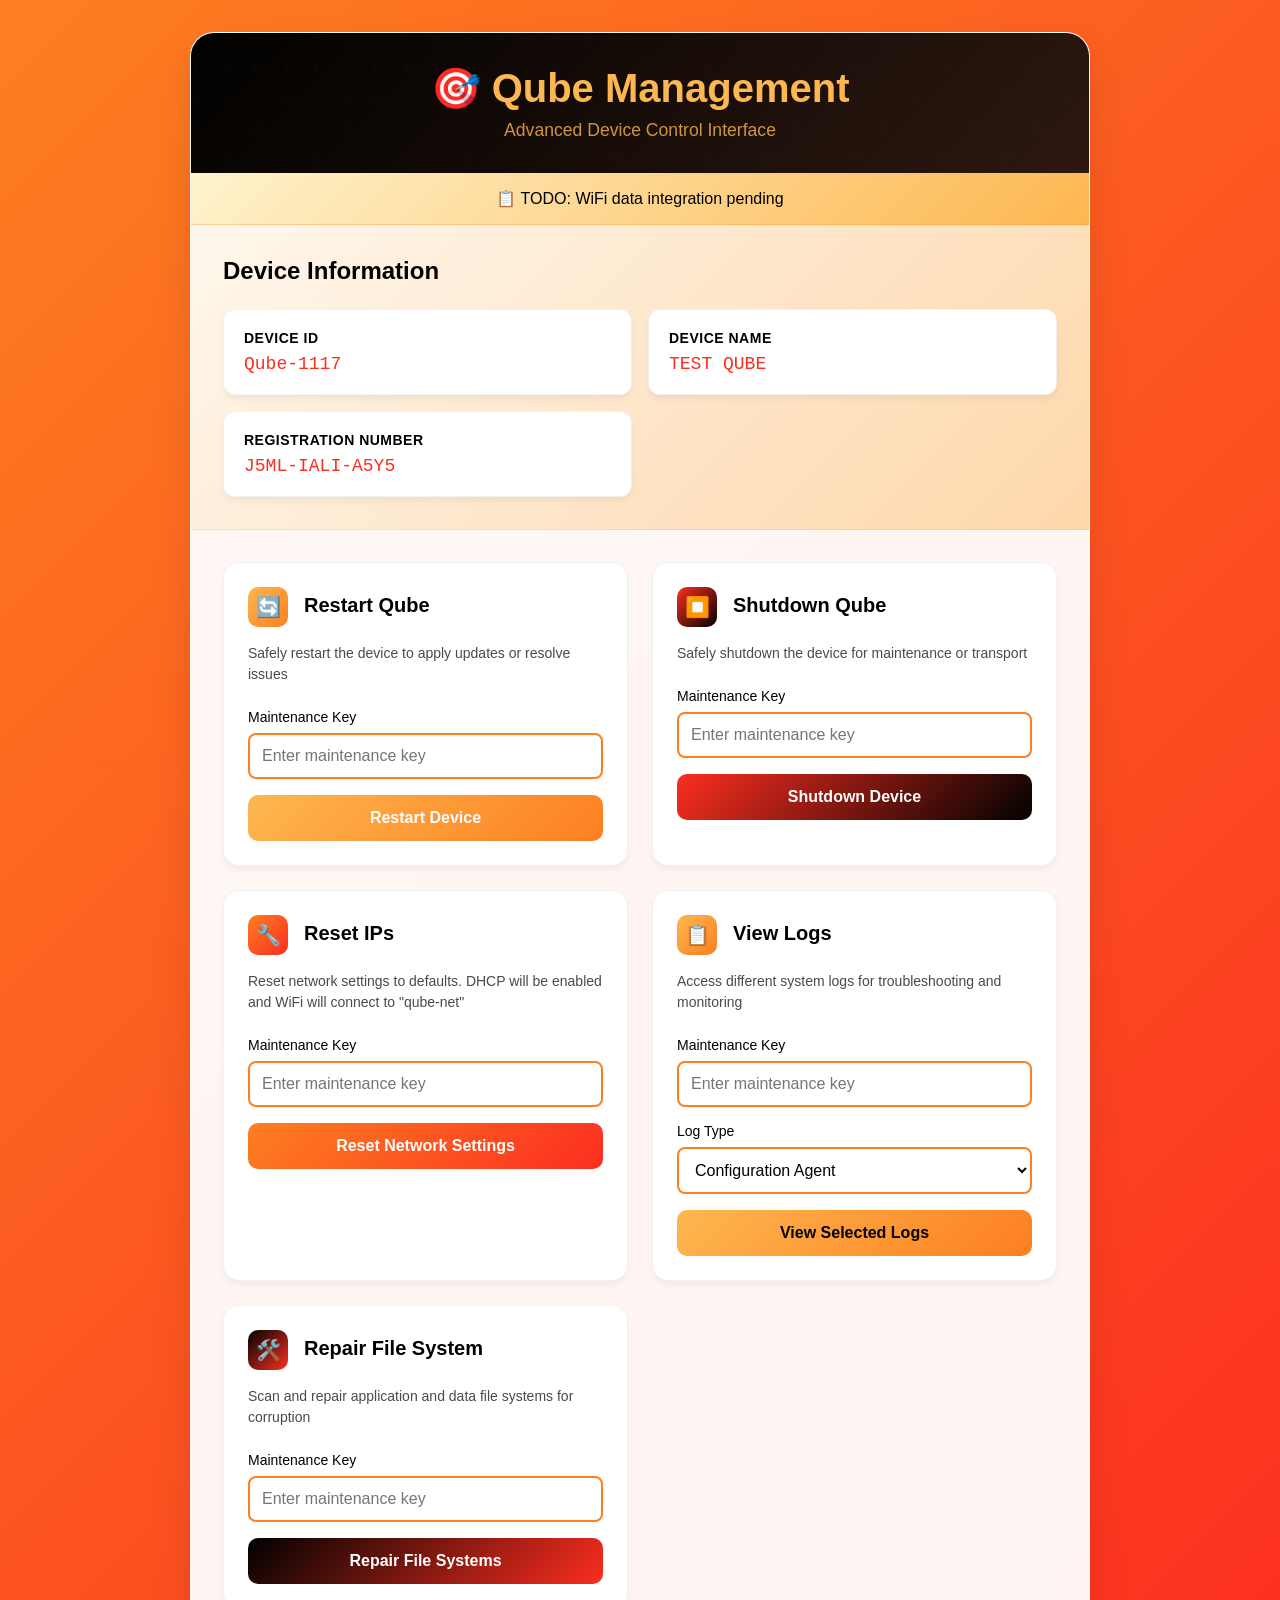
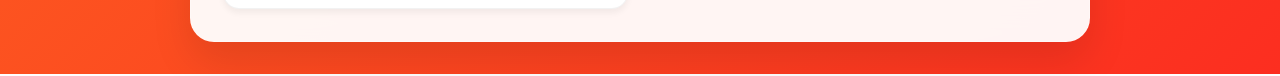
<file: conf-agent/html/index.html>
<!DOCTYPE html>
<html lang="en">
<head>
    <meta charset="UTF-8">
    <meta name="viewport" content="width=device-width, initial-scale=1.0">
    <title>Qube Management Interface</title>
    <style>
        * {
            margin: 0;
            padding: 0;
            box-sizing: border-box;
        }

        body {
            font-family: -apple-system, BlinkMacSystemFont, 'Segoe UI', Roboto, sans-serif;
            background: linear-gradient(135deg, #fd7f20 0%, #fc2e20 100%);
            min-height: 100vh;
            padding: 2rem;
            color: #010100;
        }

        .container {
            max-width: 900px;
            margin: 0 auto;
            background: rgba(255, 255, 255, 0.95);
            backdrop-filter: blur(20px);
            border-radius: 24px;
            box-shadow: 0 20px 40px rgba(0, 0, 0, 0.1);
            overflow: hidden;
            border: 1px solid rgba(255, 255, 255, 0.2);
        }

        .header {
            background: linear-gradient(135deg, #010100, #2d1810);
            color: #fdb750;
            padding: 2rem;
            text-align: center;
            position: relative;
            overflow: hidden;
        }

        .header::before {
            content: '';
            position: absolute;
            top: 0;
            left: 0;
            right: 0;
            bottom: 0;
            background: url("data:image/svg+xml,%3Csvg width='60' height='60' viewBox='0 0 60 60' xmlns='http://www.w3.org/2000/svg'%3E%3Cg fill='none' fill-rule='evenodd'%3E%3Cg fill='%23ffffff' fill-opacity='0.1'%3E%3Cpath d='m36 34v-4h-2v4h-4v2h4v4h2v-4h4v-2h-4zm0-30V0h-2v4h-4v2h4v4h2V6h4V4h-4zM6 34v-4H4v4H0v2h4v4h2v-4h4v-2H6zM6 4V0H4v4H0v2h4v4h2V6h4V4H6z'/%3E%3C/g%3E%3C/g%3E%3C/svg%3E") repeat;
            opacity: 0.1;
        }

        .header h1 {
            font-size: 2.5rem;
            font-weight: 700;
            margin-bottom: 0.5rem;
            position: relative;
        }

        .header .subtitle {
            opacity: 0.8;
            font-size: 1.1rem;
            position: relative;
        }

        .device-info {
            padding: 2rem;
            background: linear-gradient(135deg, #fef7ed, #fed7aa);
            border-bottom: 1px solid rgba(253, 127, 32, 0.2);
        }

        .device-info h2 {
            font-size: 1.5rem;
            margin-bottom: 1.5rem;
            color: #010100;
        }

        .info-grid {
            display: grid;
            grid-template-columns: repeat(auto-fit, minmax(280px, 1fr));
            gap: 1rem;
        }

        .info-card {
            background: white;
            padding: 1.25rem;
            border-radius: 12px;
            box-shadow: 0 4px 6px rgba(0, 0, 0, 0.05);
            border: 1px solid rgba(0, 0, 0, 0.05);
            transition: transform 0.2s ease, box-shadow 0.2s ease;
        }

        .info-card:hover {
            transform: translateY(-2px);
            box-shadow: 0 8px 25px rgba(0, 0, 0, 0.1);
        }

        .info-label {
            font-weight: 600;
            color: #010100;
            font-size: 0.875rem;
            text-transform: uppercase;
            letter-spacing: 0.5px;
            margin-bottom: 0.5rem;
        }

        .info-value {
            font-size: 1.125rem;
            font-weight: 500;
            color: #fc2e20;
            font-family: 'Monaco', 'Consolas', monospace;
        }

        .actions-container {
            padding: 2rem;
        }

        .actions-grid {
            display: grid;
            grid-template-columns: repeat(auto-fit, minmax(320px, 1fr));
            gap: 1.5rem;
        }

        .action-card {
            background: white;
            border-radius: 16px;
            padding: 1.5rem;
            box-shadow: 0 4px 6px rgba(0, 0, 0, 0.05);
            border: 1px solid rgba(0, 0, 0, 0.05);
            transition: all 0.3s ease;
        }

        .action-card:hover {
            transform: translateY(-4px);
            box-shadow: 0 12px 30px rgba(0, 0, 0, 0.1);
        }

        .action-header {
            display: flex;
            align-items: center;
            margin-bottom: 1rem;
        }

        .action-icon {
            width: 40px;
            height: 40px;
            border-radius: 10px;
            display: flex;
            align-items: center;
            justify-content: center;
            margin-right: 1rem;
            font-size: 1.25rem;
        }

        .restart .action-icon { background: linear-gradient(135deg, #fdb750, #fd7f20); }
        .shutdown .action-icon { background: linear-gradient(135deg, #fc2e20, #010100); }
        .reset .action-icon { background: linear-gradient(135deg, #fd7f20, #fc2e20); }
        .logs .action-icon { background: linear-gradient(135deg, #fdb750, #fd7f20); }
        .repair .action-icon { background: linear-gradient(135deg, #010100, #fc2e20); }

        .action-title {
            font-size: 1.25rem;
            font-weight: 600;
            color: #010100;
            margin-bottom: 0.25rem;
        }

        .action-description {
            color: #4a4a4a;
            font-size: 0.875rem;
            margin-bottom: 1.5rem;
            line-height: 1.5;
        }

        .form-group {
            margin-bottom: 1rem;
        }

        .form-label {
            display: block;
            font-weight: 500;
            color: #010100;
            margin-bottom: 0.5rem;
            font-size: 0.875rem;
        }

        .form-input, .form-select {
            width: 100%;
            padding: 0.75rem;
            border: 2px solid #fd7f20;
            border-radius: 8px;
            font-size: 1rem;
            transition: all 0.2s ease;
            background: white;
            color: #010100;
        }

        .form-input:focus, .form-select:focus {
            outline: none;
            border-color: #fc2e20;
            box-shadow: 0 0 0 3px rgba(252, 46, 32, 0.2);
        }

        .btn {
            width: 100%;
            padding: 0.875rem 1.5rem;
            border: none;
            border-radius: 10px;
            font-weight: 600;
            font-size: 1rem;
            cursor: pointer;
            transition: all 0.2s ease;
            position: relative;
            overflow: hidden;
        }

        .btn:hover {
            transform: translateY(-1px);
            box-shadow: 0 8px 20px rgba(0, 0, 0, 0.15);
        }

        .btn:active {
            transform: translateY(0);
        }

        .btn-restart { background: linear-gradient(135deg, #fdb750, #fd7f20); color: white; }
        .btn-shutdown { background: linear-gradient(135deg, #fc2e20, #010100); color: white; }
        .btn-reset { background: linear-gradient(135deg, #fd7f20, #fc2e20); color: white; }
        .btn-logs { background: linear-gradient(135deg, #fdb750, #fd7f20); color: #010100; }
        .btn-repair { background: linear-gradient(135deg, #010100, #fc2e20); color: white; }

        .todo-banner {
            background: linear-gradient(135deg, #fef3cd, #fdb750);
            color: #010100;
            padding: 1rem 2rem;
            text-align: center;
            font-weight: 500;
            border-bottom: 1px solid rgba(253, 127, 32, 0.3);
        }

        @keyframes pulse {
            0%, 100% { opacity: 1; }
            50% { opacity: 0.7; }
        }

        .pulse {
            animation: pulse 2s infinite;
        }

        @media (max-width: 768px) {
            body { padding: 1rem; }
            .container { border-radius: 16px; }
            .header { padding: 1.5rem; }
            .header h1 { font-size: 2rem; }
            .device-info, .actions-container { padding: 1.5rem; }
            .actions-grid { grid-template-columns: 1fr; }
        }
    </style>
</head>
<body>
    <div class="container">
        <div class="header">
            <h1>🎯 Qube Management</h1>
            <p class="subtitle">Advanced Device Control Interface</p>
        </div>

        <div class="todo-banner pulse">
            📋 TODO: WiFi data integration pending
        </div>

        <div class="device-info">
            <h2>Device Information</h2>
            <div class="info-grid">
                <div class="info-card">
                    <div class="info-label">Device ID</div>
                    <div class="info-value">Qube-1117</div>
                </div>
                <div class="info-card">
                    <div class="info-label">Device Name</div>
                    <div class="info-value">TEST QUBE</div>
                </div>
                <div class="info-card">
                    <div class="info-label">Registration Number</div>
                    <div class="info-value">J5ML-IALI-A5Y5</div>
                </div>
            </div>
        </div>

        <div class="actions-container">
            <div class="actions-grid">
                <div class="action-card restart">
                    <div class="action-header">
                        <div class="action-icon">🔄</div>
                        <div>
                            <div class="action-title">Restart Qube</div>
                        </div>
                    </div>
                    <div class="action-description">
                        Safely restart the device to apply updates or resolve issues
                    </div>
                    <form action="/reboot" onsubmit="return confirm('Are you sure you want to restart the device?');">
                        <div class="form-group">
                            <label class="form-label" for="mtnKey1">Maintenance Key</label>
                            <input type="text" id="mtnKey1" name="mtnKey" class="form-input" placeholder="Enter maintenance key">
                        </div>
                        <button type="submit" class="btn btn-restart">Restart Device</button>
                    </form>
                </div>

                <div class="action-card shutdown">
                    <div class="action-header">
                        <div class="action-icon">⏹️</div>
                        <div>
                            <div class="action-title">Shutdown Qube</div>
                        </div>
                    </div>
                    <div class="action-description">
                        Safely shutdown the device for maintenance or transport
                    </div>
                    <form action="/shutdown" onsubmit="return confirm('Are you sure you want to shutdown the device?');">
                        <div class="form-group">
                            <label class="form-label" for="mtnKey2">Maintenance Key</label>
                            <input type="text" id="mtnKey2" name="mtnKey" class="form-input" placeholder="Enter maintenance key">
                        </div>
                        <button type="submit" class="btn btn-shutdown">Shutdown Device</button>
                    </form>
                </div>

                <div class="action-card reset">
                    <div class="action-header">
                        <div class="action-icon">🔧</div>
                        <div>
                            <div class="action-title">Reset IPs</div>
                        </div>
                    </div>
                    <div class="action-description">
                        Reset network settings to defaults. DHCP will be enabled and WiFi will connect to "qube-net"
                    </div>
                    <form action="/reset-ips" onsubmit="return confirm('Are you sure you want to reset IPs?');">
                        <div class="form-group">
                            <label class="form-label" for="mtnKey3">Maintenance Key</label>
                            <input type="text" id="mtnKey3" name="mtnKey" class="form-input" placeholder="Enter maintenance key">
                        </div>
                        <button type="submit" class="btn btn-reset">Reset Network Settings</button>
                    </form>
                </div>

                <div class="action-card logs">
                    <div class="action-header">
                        <div class="action-icon">📋</div>
                        <div>
                            <div class="action-title">View Logs</div>
                        </div>
                    </div>
                    <div class="action-description">
                        Access different system logs for troubleshooting and monitoring
                    </div>
                    <form action="/logs">
                        <div class="form-group">
                            <label class="form-label" for="mtnKey4">Maintenance Key</label>
                            <input type="text" id="mtnKey4" name="mtnKey" class="form-input" placeholder="Enter maintenance key">
                        </div>
                        <div class="form-group">
                            <label class="form-label" for="logType">Log Type</label>
                            <select name="logType" id="logType" class="form-select">
                                <option value="conf-agent">Configuration Agent</option>
                                <option value="docker">Docker Service</option>
                                <option value="container">Container Logs</option>
                            </select>
                        </div>
                        <button type="submit" class="btn btn-logs">View Selected Logs</button>
                    </form>
                </div>

                <div class="action-card repair">
                    <div class="action-header">
                        <div class="action-icon">🛠️</div>
                        <div>
                            <div class="action-title">Repair File System</div>
                        </div>
                    </div>
                    <div class="action-description">
                        Scan and repair application and data file systems for corruption
                    </div>
                    <form action="/repair" onsubmit="return confirm('Are you sure you want to repair file systems?');">
                        <div class="form-group">
                            <label class="form-label" for="mtnKey5">Maintenance Key</label>
                            <input type="text" id="mtnKey5" name="mtnKey" class="form-input" placeholder="Enter maintenance key">
                        </div>
                        <button type="submit" class="btn btn-repair">Repair File Systems</button>
                    </form>
                </div>
            </div>
        </div>
    </div>

    <script>
        // Add subtle interactions
        document.querySelectorAll('.action-card').forEach(card => {
            card.addEventListener('mouseenter', function() {
                this.style.transform = 'translateY(-4px) scale(1.02)';
            });
            
            card.addEventListener('mouseleave', function() {
                this.style.transform = 'translateY(0) scale(1)';
            });
        });

        // Add loading state to buttons
        document.querySelectorAll('.btn').forEach(btn => {
            btn.addEventListener('click', function() {
                if (this.form.checkValidity()) {
                    this.innerHTML = '⏳ Processing...';
                    this.disabled = true;
                }
            });
        });

        // Add focus effects to inputs
        document.querySelectorAll('.form-input, .form-select').forEach(input => {
            input.addEventListener('focus', function() {
                this.parentElement.style.transform = 'scale(1.02)';
            });
            
            input.addEventListener('blur', function() {
                this.parentElement.style.transform = 'scale(1)';
            });
        });
    </script>
</body>
</html>
</file>
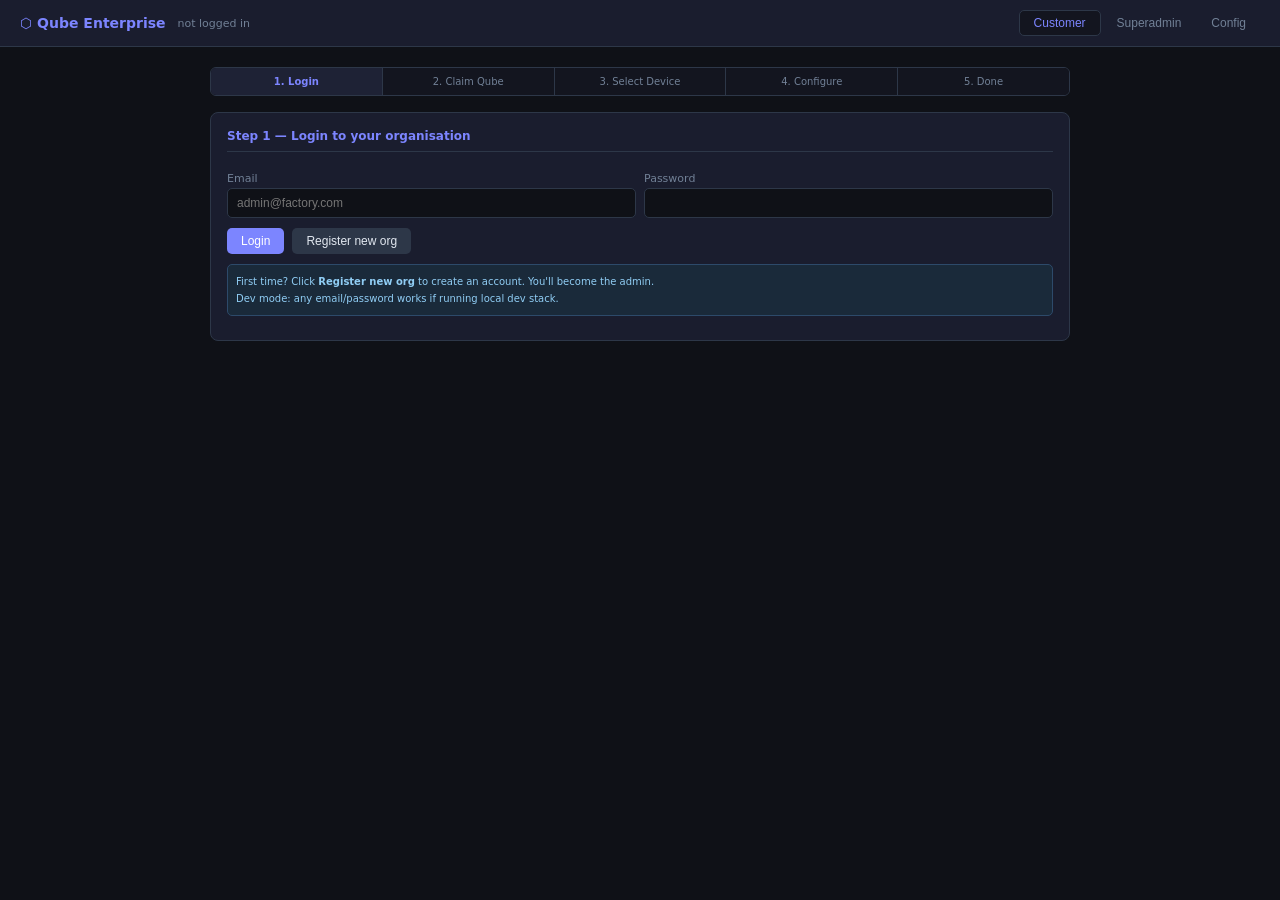
<file: test-ui/qube-ui.html>
<!DOCTYPE html>
<html lang="en">
<head>
<meta charset="UTF-8">
<title>Qube Enterprise</title>
<style>
*{box-sizing:border-box;margin:0;padding:0}
:root{--bg:#0f1117;--bg2:#1a1d2e;--bg3:#13151f;--border:#2d3748;--text:#e2e8f0;--muted:#718096;--accent:#7c85ff;--green:#48bb78;--red:#fc8181;--yellow:#ecc94b}
body{font-family:system-ui,sans-serif;background:var(--bg);color:var(--text);min-height:100vh;font-size:13px}
header{background:var(--bg2);border-bottom:1px solid var(--border);padding:10px 20px;display:flex;align-items:center;gap:12px}
header h1{font-size:14px;font-weight:600;color:var(--accent)}
.tabs{display:flex;gap:2px;margin-left:auto}
.tab{padding:5px 14px;border-radius:5px;border:none;cursor:pointer;font-size:12px;background:none;color:var(--muted);transition:.15s}
.tab.active{background:var(--bg3);color:var(--accent);border:1px solid var(--border)}
.tab:hover:not(.active){color:var(--text)}
.view{display:none;padding:20px;max-width:900px;margin:0 auto}
.view.active{display:block}
.card{background:var(--bg2);border:1px solid var(--border);border-radius:8px;padding:16px;margin-bottom:14px}
.card h2{font-size:12px;font-weight:600;color:var(--accent);margin-bottom:12px;padding-bottom:8px;border-bottom:1px solid var(--border);display:flex;align-items:center;justify-content:space-between}
label{display:block;font-size:11px;color:var(--muted);margin:8px 0 3px}
input,select,textarea{width:100%;padding:7px 9px;background:var(--bg);border:1px solid var(--border);border-radius:5px;color:var(--text);font-size:12px;outline:none}
input:focus,select:focus,textarea:focus{border-color:var(--accent)}
textarea{font-family:monospace;font-size:11px;resize:vertical}
.btn{padding:6px 14px;border-radius:5px;border:none;cursor:pointer;font-size:12px;font-weight:500}
.btn:hover{opacity:.85}
.btn-p{background:var(--accent);color:#fff}
.btn-g{background:var(--border);color:var(--text)}
.btn-d{background:#c53030;color:#fff}
.btn-s{padding:4px 9px;font-size:11px}
.row{display:flex;gap:8px;align-items:flex-end;flex-wrap:wrap}
.f{flex:1;min-width:120px}
pre{background:#0a0c12;border:1px solid var(--border);border-radius:5px;padding:10px;font-size:10px;overflow:auto;color:#a0aec0;max-height:280px;white-space:pre-wrap;word-break:break-all;margin-top:8px}
.ok{background:#1a3a2a;color:var(--green);border:1px solid #2f855a;padding:8px 12px;border-radius:5px;font-size:11px;margin-top:6px}
.err{background:#3a1a1a;color:var(--red);border:1px solid #c53030;padding:8px 12px;border-radius:5px;font-size:11px;margin-top:6px}
.badge{display:inline-block;padding:2px 8px;border-radius:10px;font-size:10px;font-weight:600}
.b-blue{background:#1a2a4a;color:#63b3ed}
.b-green{background:#1a3a2a;color:var(--green)}
.b-grey{background:var(--border);color:var(--muted)}
.b-purple{background:#2d2050;color:#b794f4}
.b-yellow{background:#3a2a0a;color:var(--yellow)}
.item{background:var(--bg3);border:1px solid var(--border);border-radius:6px;padding:10px 12px;margin-bottom:6px;display:flex;gap:10px;align-items:center}
.item-id{font-size:10px;font-weight:700;color:var(--accent);min-width:80px;word-break:break-all}
.item-info{flex:1}
.item-info small{color:var(--muted);font-size:10px;display:block;margin-top:2px}
.actions{display:flex;gap:4px;flex-shrink:0}
.step{display:flex;align-items:center;gap:8px;padding:8px 0;border-bottom:1px solid var(--border)}
.step:last-child{border-bottom:none}
.step-num{width:22px;height:22px;border-radius:50%;background:var(--accent);color:#fff;font-size:10px;font-weight:700;display:flex;align-items:center;justify-content:center;flex-shrink:0}
.step-num.done{background:#2f855a}
.step-num.active{background:var(--accent)}
.step-num.wait{background:var(--border);color:var(--muted)}
.step-content{flex:1}
.step-label{font-size:11px;font-weight:600;color:var(--text)}
.step-desc{font-size:10px;color:var(--muted);margin-top:2px}
.hint{background:#1a2a3a;border:1px solid #2d4a6a;border-radius:5px;padding:8px;font-size:10px;color:#90cdf4;margin:8px 0;line-height:1.7}
.proto-fields{background:#0a0c12;border:1px solid var(--border);border-radius:5px;padding:10px;margin:8px 0}
.proto-fields h4{font-size:10px;color:var(--muted);margin-bottom:6px}
.reg-table{width:100%;font-size:10px;margin-top:6px}
.reg-table th{text-align:left;padding:4px 6px;background:#0a0c12;color:var(--muted);border-bottom:1px solid var(--border)}
.reg-table td{padding:4px 6px;border-bottom:1px solid var(--bg2);color:#a0aec0}
.reg-table tr:last-child td{border-bottom:none}
.tmpl-card{background:var(--bg3);border:1px solid var(--border);border-radius:6px;padding:10px;margin-bottom:8px;cursor:pointer;transition:.15s}
.tmpl-card:hover,.tmpl-card.selected{border-color:var(--accent);background:#1e2235}
.tmpl-card.selected .tmpl-name{color:var(--accent)}
.tmpl-name{font-size:12px;font-weight:600;color:var(--text);margin-bottom:4px}
.tmpl-desc{font-size:10px;color:var(--muted)}
.split{display:grid;grid-template-columns:280px 1fr;gap:14px}
.flow-bar{display:flex;gap:0;margin-bottom:16px;border:1px solid var(--border);border-radius:6px;overflow:hidden}
.flow-step{flex:1;padding:8px 6px;text-align:center;font-size:10px;color:var(--muted);background:var(--bg3);border-right:1px solid var(--border);cursor:default}
.flow-step:last-child{border-right:none}
.flow-step.done{background:#1a3a2a;color:var(--green)}
.flow-step.current{background:#1e2235;color:var(--accent);font-weight:600}
</style>
</head>
<body>
<header>
  <h1>⬡ Qube Enterprise</h1>
  <span id="auth-label" style="font-size:11px;color:var(--muted)">not logged in</span>
  <div class="tabs" style="margin-left:auto">
    <button class="tab active" onclick="switchView('customer',this)">Customer</button>
    <button class="tab" onclick="switchView('superadmin',this)">Superadmin</button>
    <button class="tab" onclick="switchView('config',this)">Config</button>
  </div>
</header>

<!-- CONFIG -->
<div id="view-config" class="view">
  <div class="card">
    <h2>API Connection</h2>
    <label>Cloud API Base URL</label>
    <input id="cfg-url" value="http://localhost:8080">
    <div style="margin-top:10px;display:flex;gap:8px">
      <button class="btn btn-p" onclick="testConn()">Test Connection</button>
    </div>
    <div id="cfg-msg"></div>
  </div>
</div>

<!-- CUSTOMER VIEW -->
<div id="view-customer" class="view active">
  <div class="flow-bar">
    <div class="flow-step current" id="fs-1">1. Login</div>
    <div class="flow-step" id="fs-2">2. Claim Qube</div>
    <div class="flow-step" id="fs-3">3. Select Device</div>
    <div class="flow-step" id="fs-4">4. Configure</div>
    <div class="flow-step" id="fs-5">5. Done</div>
  </div>

  <!-- Step 1: Login -->
  <div id="cust-step-1" class="card">
    <h2>Step 1 — Login to your organisation</h2>
    <div class="row">
      <div class="f"><label>Email</label><input id="c-email" type="email" placeholder="admin@factory.com"></div>
      <div class="f"><label>Password</label><input id="c-pw" type="password"></div>
    </div>
    <div style="margin-top:10px;display:flex;gap:8px">
      <button class="btn btn-p" onclick="custLogin()">Login</button>
      <button class="btn btn-g" onclick="custRegister()">Register new org</button>
    </div>
    <div id="c-login-msg"></div>
    <div class="hint" style="margin-top:10px">
      First time? Click <b>Register new org</b> to create an account. You'll become the admin.<br>
      Dev mode: any email/password works if running local dev stack.
    </div>
  </div>

  <!-- Step 2: Claim Qube -->
  <div id="cust-step-2" class="card" style="display:none">
    <h2>Step 2 — Claim your Qube device</h2>
    <div id="claimed-qubes-list" style="margin-bottom:10px"></div>
    <label>Register key (from the box or device data file)</label>
    <div class="row">
      <div class="f"><input id="c-regkey" placeholder="e.g. TEST-Q1001-REG"></div>
      <button class="btn btn-p" onclick="custClaim()">Claim Device</button>
    </div>
    <div id="c-claim-msg"></div>
    <div class="hint">
      The register key is printed on the device or in your device data file (/boot/mit.txt).<br>
      For dev: use <b>TEST-Q1001-REG</b> through <b>TEST-Q1020-REG</b>
    </div>
  </div>

  <!-- Step 3: Select Device from Catalog -->
  <div id="cust-step-3" class="card" style="display:none">
    <h2>Step 3 — Select device from catalog</h2>
    <div class="row" style="margin-bottom:10px">
      <div class="f">
        <label>Filter by protocol</label>
        <select id="c-proto-filter" onchange="filterTemplates()">
          <option value="">All protocols</option>
          <option value="modbus_tcp">Modbus TCP</option>
          <option value="mqtt">MQTT</option>
          <option value="opcua">OPC-UA</option>
          <option value="snmp">SNMP</option>
        </select>
      </div>
      <div class="f">
        <label>Search</label>
        <input id="c-tmpl-search" oninput="filterTemplates()" placeholder="e.g. Schneider, UPS...">
      </div>
    </div>
    <div id="c-catalog"></div>
  </div>

  <!-- Step 4: Configure Gateway + Sensor -->
  <div id="cust-step-4" class="card" style="display:none">
    <h2>Step 4 — Configure and add to Qube</h2>
    <div class="split">
      <div>
        <div style="font-size:11px;color:var(--muted);margin-bottom:6px">Selected device</div>
        <div id="c-selected-tmpl" class="tmpl-card selected"></div>
        <div id="c-tmpl-registers" class="proto-fields"></div>
      </div>
      <div>
        <label>Which Qube to add to</label>
        <select id="c-target-qube"></select>
        <label>Gateway name (your label for this connection)</label>
        <input id="c-gw-name" placeholder="e.g. Panel_A, UPS_Room1">
        <div id="c-proto-fields"></div>
        <label>Sensor name</label>
        <input id="c-sensor-name" placeholder="e.g. Main_Meter, UPS_Battery">
        <div id="c-addr-params-wrap">
          <label>Address params (auto-filled, edit if needed)</label>
          <textarea id="c-addr-params" style="height:55px">{"unit_id": 1}</textarea>
        </div>
        <label>Tags (optional, for grouping in dashboards)</label>
        <textarea id="c-tags" style="height:40px">{"location": ""}</textarea>
        <div style="margin-top:12px;display:flex;gap:8px">
          <button class="btn btn-p" onclick="custAddGatewaySensor()">Add to Qube</button>
          <button class="btn btn-g" onclick="showStep(3)">← Back</button>
        </div>
        <div id="c-add-msg"></div>
      </div>
    </div>
  </div>

  <!-- Step 5: Done -->
  <div id="cust-step-5" class="card" style="display:none">
    <h2>Step 5 — Done!</h2>
    <div id="c-done-info"></div>
    <div class="hint" style="margin-top:10px">
      <b>What happens next:</b><br>
      The conf-agent on your Qube polls every 30 seconds. It will detect the config change, download the new docker-compose.yml and config.csv, and start the gateway container automatically.<br><br>
      Data will start appearing in ~2 minutes once the gateway begins polling your device.
    </div>
    <div style="margin-top:10px;display:flex;gap:8px">
      <button class="btn btn-p" onclick="showStep(3)">Add another device</button>
      <button class="btn btn-g" onclick="viewSensors()">View my sensors</button>
    </div>
  </div>

  <!-- Sensors overview (appears after done) -->
  <div id="cust-sensors-card" class="card" style="display:none">
    <h2>My sensors <button class="btn btn-g btn-s" onclick="loadMySensors()">Refresh</button></h2>
    <div id="cust-sensors-list"></div>
  </div>
</div>

<!-- SUPERADMIN VIEW -->
<div id="view-superadmin" class="view">
  <div class="card">
    <h2>Superadmin Login</h2>
    <div class="row">
      <div class="f"><label>Email</label><input id="sa-email" value="iotteam@internal.local"></div>
      <div class="f"><label>Password</label><input id="sa-pw" type="password" value="iotteam2024"></div>
    </div>
    <div style="margin-top:8px"><button class="btn btn-p" onclick="saLogin()">Login as Superadmin</button></div>
    <div id="sa-login-msg"></div>
  </div>

  <div id="sa-main" style="display:none">
    <!-- Template list -->
    <div class="card">
      <h2>
        Device Catalog — Templates
        <div style="display:flex;gap:6px">
          <select id="sa-proto-filter" onchange="saLoadTemplates()" style="width:130px">
            <option value="">All protocols</option>
            <option value="modbus_tcp">Modbus TCP</option>
            <option value="mqtt">MQTT</option>
            <option value="opcua">OPC-UA</option>
            <option value="snmp">SNMP</option>
          </select>
          <button class="btn btn-g btn-s" onclick="saLoadTemplates()">Refresh</button>
        </div>
      </h2>
      <div id="sa-tmpl-list"></div>
    </div>

    <!-- Add / Edit template -->
    <div class="card">
      <h2 id="sa-form-title">Add New Template <button class="btn btn-g btn-s" onclick="saClearForm()">Clear</button></h2>
      <div class="row">
        <div class="f"><label>Name</label><input id="sa-name" placeholder="Schneider PM5100"></div>
        <div class="f">
          <label>Protocol</label>
          <select id="sa-proto" onchange="saUpdateConfigTemplate()">
            <option value="modbus_tcp">Modbus TCP</option>
            <option value="mqtt">MQTT</option>
            <option value="opcua">OPC-UA</option>
            <option value="snmp">SNMP</option>
          </select>
        </div>
      </div>
      <label>Description</label>
      <input id="sa-desc" placeholder="Three-phase energy meter with active/reactive power">
      <label>config_json <span style="color:var(--muted);font-size:10px">— register map / OID list / topics</span></label>
      <textarea id="sa-cfg" style="height:160px"></textarea>
      <label>influx_fields_json <span style="color:var(--muted);font-size:10px">— display labels and units for dashboard</span></label>
      <textarea id="sa-fields" style="height:80px"></textarea>
      <div style="margin-top:10px;display:flex;gap:8px">
        <button class="btn btn-p" onclick="saSaveTemplate()">Save Template</button>
        <button class="btn btn-g" onclick="saPreviewTemplate()">Preview CSV</button>
      </div>
      <div id="sa-form-msg"></div>
      <div id="sa-preview"></div>
    </div>

    <!-- Register editor (shown when editing) -->
    <div id="sa-reg-editor" class="card" style="display:none">
      <h2>Edit Registers — <span id="sa-editing-name" style="color:var(--text)"></span></h2>
      <div class="hint">
        Use PATCH to add/update/delete individual registers without rewriting the whole template.
        This is the safe way to fix a single register address without touching others.
      </div>
      <div id="sa-reg-list" style="margin:10px 0"></div>
      <div style="margin-top:10px;border-top:1px solid var(--border);padding-top:10px">
        <div style="font-size:11px;font-weight:600;color:var(--muted);margin-bottom:6px">Add / Update register</div>
        <div class="row">
          <div class="f"><label>Address</label><input id="reg-addr" type="number" value="100"></div>
          <div class="f"><label>Type</label><select id="reg-type"><option>Holding</option><option>Input</option><option>Coil</option></select></div>
          <div class="f"><label>Data type</label><select id="reg-dtype"><option>uint16</option><option>int16</option><option>uint32</option><option>int32</option><option>float32</option></select></div>
          <div class="f"><label>Scale</label><input id="reg-scale" value="1.0"></div>
          <div class="f"><label>Field key</label><input id="reg-field" placeholder="active_power_w"></div>
          <div class="f"><label>Table</label><input id="reg-table" value="Measurements"></div>
        </div>
        <div style="margin-top:8px">
          <button class="btn btn-p" onclick="saPatchAddRegister()">Add Register</button>
        </div>
        <div id="sa-reg-msg"></div>
      </div>
    </div>
  </div>
</div>

<script>
let BASE='http://localhost:8080';
let CUST_TOKEN='',SA_TOKEN='';
let allTemplates=[],selectedTemplate=null,myQubes=[];
let editingTmplId=null,editingTmplName='';

function switchView(id,btn){
  document.querySelectorAll('.view').forEach(v=>v.classList.remove('active'));
  document.querySelectorAll('.tab').forEach(b=>b.classList.remove('active'));
  document.getElementById('view-'+id).classList.add('active');
  btn.classList.add('active');
}

async function api(method,path,body,token){
  try{
    const opts={method,headers:{'Content-Type':'application/json'}};
    const t=token||CUST_TOKEN;
    if(t)opts.headers['Authorization']='Bearer '+t;
    if(body)opts.body=JSON.stringify(body);
    const res=await fetch(BASE+path,opts);
    const data=await res.json().catch(()=>({}));
    return{ok:res.ok,status:res.status,data};
  }catch(e){return{ok:false,status:0,data:{error:e.message}};}
}

function msg(id,type,text){
  const el=document.getElementById(id);
  if(el)el.innerHTML=`<div class="${type==='ok'?'ok':'err'}" style="margin-top:6px">${text}</div>`;
}

function v(id){return document.getElementById(id)?.value||'';}

async function testConn(){
  BASE=v('cfg-url').replace(/\/$/,'');
  const r=await api('GET','/health','','');
  msg('cfg-msg',r.ok?'ok':'err',r.ok?'Connected: '+JSON.stringify(r.data):'Failed: '+r.data.error);
}

// ── CUSTOMER FLOW ──────────────────────────────────────────────────────────

function setFlowStep(n){
  for(let i=1;i<=5;i++){
    const el=document.getElementById('fs-'+i);
    if(i<n)el.className='flow-step done';
    else if(i===n)el.className='flow-step current';
    else el.className='flow-step';
  }
}

function showStep(n){
  for(let i=1;i<=5;i++){
    document.getElementById('cust-step-'+i).style.display=i===n?'block':'none';
  }
  setFlowStep(n);
  if(n===2)loadMyQubes();
  if(n===3)loadCatalog();
  if(n===4)populateQubeSelect();
}

async function custLogin(){
  BASE=document.getElementById('cfg-url')?.value.replace(/\/$/,'')||BASE;
  const r=await api('POST','/api/v1/auth/login',{email:v('c-email'),password:v('c-pw')},'');
  if(r.ok){
    CUST_TOKEN=r.data.token;
    document.getElementById('auth-label').textContent='✓ '+r.data.role+' — '+v('c-email');
    document.getElementById('auth-label').style.color='#48bb78';
    msg('c-login-msg','ok','Logged in as '+r.data.role);
    setTimeout(()=>showStep(2),500);
  }else msg('c-login-msg','err',r.data.error||'Login failed');
}

async function custRegister(){
  const org=prompt('Organisation name:');
  if(!org)return;
  const email=v('c-email'),pw=v('c-pw');
  if(!email||!pw){msg('c-login-msg','err','Fill email and password first');return;}
  const r=await api('POST','/api/v1/auth/register',{org_name:org,email,password:pw},'');
  if(r.ok){
    CUST_TOKEN=r.data.token;
    document.getElementById('auth-label').textContent='✓ admin — '+email;
    document.getElementById('auth-label').style.color='#48bb78';
    msg('c-login-msg','ok','Organisation created! You are now admin.');
    setTimeout(()=>showStep(2),500);
  }else msg('c-login-msg','err',r.data.error||'Failed');
}

async function loadMyQubes(){
  const r=await api('GET','/api/v1/qubes');
  if(!r.ok)return;
  myQubes=r.data;
  const el=document.getElementById('claimed-qubes-list');
  if(!r.data.length){el.innerHTML='<p style="color:var(--muted);font-size:11px">No Qubes yet — claim your first one below.</p>';return;}
  el.innerHTML='<div style="font-size:11px;color:var(--muted);margin-bottom:6px">Your Qubes:</div>'+
    r.data.map(q=>`<div class="item">
      <div class="item-id">${q.id}</div>
      <div class="item-info">
        <span class="badge ${q.status==='online'?'b-green':'b-grey'}">${q.status}</span>
        <span style="font-size:10px;color:var(--muted);margin-left:6px">${q.location_label||'no label'}</span>
        <small>${q.last_seen?'last seen '+new Date(q.last_seen).toLocaleTimeString():'never connected'}</small>
      </div>
    </div>`).join('');
}

async function custClaim(){
  const r=await api('POST','/api/v1/qubes/claim',{register_key:v('c-regkey')});
  if(r.ok){
    msg('c-claim-msg','ok','Qube claimed: '+r.data.qube_id+'. Conf-agent will connect within 30s.');
    loadMyQubes();
    setTimeout(()=>showStep(3),800);
  }else msg('c-claim-msg','err',r.data.error||'Failed');
}

async function loadCatalog(){
  const r=await api('GET','/api/v1/templates');
  if(r.ok)allTemplates=r.data;
  filterTemplates();
}

function filterTemplates(){
  const proto=v('c-proto-filter');
  const search=v('c-tmpl-search').toLowerCase();
  const filtered=allTemplates.filter(t=>
    (!proto||t.protocol===proto)&&
    (!search||t.name.toLowerCase().includes(search)||t.description?.toLowerCase().includes(search))
  );
  const el=document.getElementById('c-catalog');
  if(!filtered.length){el.innerHTML='<p style="color:var(--muted);font-size:11px">No devices found. Try a different filter or contact your IoT team to add templates.</p>';return;}
  el.innerHTML=filtered.map(t=>`
    <div class="tmpl-card ${selectedTemplate?.id===t.id?'selected':''}" onclick="selectTemplate('${t.id}')">
      <div style="display:flex;align-items:center;gap:8px;margin-bottom:4px">
        <span class="tmpl-name">${t.name}</span>
        <span class="badge b-blue">${protoLabel(t.protocol)}</span>
        ${t.is_global?'<span class="badge b-grey">standard</span>':'<span class="badge b-purple">custom</span>'}
      </div>
      <div class="tmpl-desc">${t.description||'No description'}</div>
      ${selectedTemplate?.id===t.id?'<div style="font-size:10px;color:var(--accent);margin-top:4px">✓ selected — click Next to configure</div>':''}
    </div>`).join('');
}

function protoLabel(p){
  return{modbus_tcp:'Modbus TCP',mqtt:'MQTT',opcua:'OPC-UA',snmp:'SNMP'}[p]||p;
}

function selectTemplate(id){
  selectedTemplate=allTemplates.find(t=>t.id===id);
  filterTemplates();
  showStep(4);
  loadTemplateDetails();
}

function loadTemplateDetails(){
  if(!selectedTemplate)return;
  const t=selectedTemplate;
  document.getElementById('c-selected-tmpl').innerHTML=`
    <div style="display:flex;align-items:center;gap:8px;margin-bottom:4px">
      <span class="tmpl-name">${t.name}</span>
      <span class="badge b-blue">${protoLabel(t.protocol)}</span>
    </div>
    <div class="tmpl-desc">${t.description||''}</div>`;

  // Show register summary
  const cfg=t.config_json||{};
  const regsEl=document.getElementById('c-tmpl-registers');
  if(t.protocol==='modbus_tcp'&&cfg.registers?.length){
    regsEl.innerHTML=`<h4>Registers (${cfg.registers.length})</h4>
      <table class="reg-table">
        <thead><tr><th>Address</th><th>Field</th><th>Type</th><th>Scale</th></tr></thead>
        <tbody>${cfg.registers.map(r=>`<tr>
          <td>${r.address}</td><td>${r.field_key}</td><td>${r.data_type}</td><td>${r.scale}</td>
        </tr>`).join('')}</tbody>
      </table>`;
  }else if(t.protocol==='snmp'&&cfg.oids?.length){
    regsEl.innerHTML=`<h4>OIDs (${cfg.oids.length})</h4>
      <table class="reg-table">
        <thead><tr><th>OID</th><th>Field</th></tr></thead>
        <tbody>${cfg.oids.map(o=>`<tr><td style="font-size:9px">${o.oid}</td><td>${o.field_key}</td></tr>`).join('')}</tbody>
      </table>`;
  }else if(t.protocol==='opcua'&&cfg.nodes?.length){
    regsEl.innerHTML=`<h4>OPC-UA Nodes (${cfg.nodes.length})</h4>
      <table class="reg-table">
        <thead><tr><th>Node ID</th><th>Field</th></tr></thead>
        <tbody>${cfg.nodes.map(n=>`<tr><td style="font-size:9px">${n.node_id}</td><td>${n.field_key}</td></tr>`).join('')}</tbody>
      </table>`;
  }else if(t.protocol==='mqtt'&&cfg.readings?.length){
    regsEl.innerHTML=`<h4>MQTT Readings (${cfg.readings.length})</h4>
      <table class="reg-table">
        <thead><tr><th>JSON Path</th><th>Field</th></tr></thead>
        <tbody>${cfg.readings.map(r=>`<tr><td>${r.json_path}</td><td>${r.field_key}</td></tr>`).join('')}</tbody>
      </table>`;
  }else{
    regsEl.innerHTML=`<pre style="max-height:120px">${JSON.stringify(cfg,null,2)}</pre>`;
  }

  // Protocol-specific gateway fields
  const gwFields={
    modbus_tcp:`<label>Device IP address</label><input id="c-gw-host" placeholder="192.168.1.100">
                <label>Modbus port</label><input id="c-gw-port" value="502" type="number">`,
    snmp:`<label>Device IP address</label><input id="c-gw-host" placeholder="192.168.1.200">
          <label>SNMP port</label><input id="c-gw-port" value="161" type="number">`,
    opcua:`<label>OPC-UA endpoint URL</label><input id="c-gw-host" placeholder="opc.tcp://192.168.1.18:4840">
           <label>Port</label><input id="c-gw-port" value="4840" type="number">`,
    mqtt:`<label>MQTT broker URL</label><input id="c-gw-host" placeholder="tcp://192.168.1.10:1883">
          <label>Port</label><input id="c-gw-port" value="1883" type="number">`
  };
  document.getElementById('c-proto-fields').innerHTML=gwFields[t.protocol]||'';

  // Default address params per protocol
  const addrDefaults={
    modbus_tcp:'{"unit_id": 1, "register_offset": 0}',
    snmp:'{"community": "public"}',
    opcua:'{"freq_sec": 10}',
    mqtt:'{"topic_suffix": "sensor_01"}'
  };
  document.getElementById('c-addr-params').value=addrDefaults[t.protocol]||'{}';

  // Auto-name suggestion
  document.getElementById('c-gw-name').placeholder='e.g. '+(t.name.replace(/\s/g,'_'))+'_GW1';
  document.getElementById('c-sensor-name').placeholder='e.g. '+(t.name.replace(/\s/g,'_'))+'_1';
}

function populateQubeSelect(){
  const sel=document.getElementById('c-target-qube');
  sel.innerHTML=myQubes.length
    ?myQubes.map(q=>`<option value="${q.id}">${q.id}${q.location_label?' ('+q.location_label+')':''}</option>`).join('')
    :'<option value="">No Qubes — claim one first</option>';
}

async function custAddGatewaySensor(){
  if(!selectedTemplate){msg('c-add-msg','err','Select a device first');return;}
  const qubeId=v('c-target-qube');
  if(!qubeId){msg('c-add-msg','err','Claim a Qube first');return;}

  const host=document.getElementById('c-gw-host')?.value||'';
  const port=parseInt(document.getElementById('c-gw-port')?.value||'0');
  if(!host){msg('c-add-msg','err','Enter the device IP/URL');return;}
  if(!v('c-gw-name')){msg('c-add-msg','err','Enter a gateway name');return;}
  if(!v('c-sensor-name')){msg('c-add-msg','err','Enter a sensor name');return;}

  msg('c-add-msg','ok','Creating gateway...');
  const gwR=await api('POST',`/api/v1/qubes/${qubeId}/gateways`,{
    name:v('c-gw-name'),protocol:selectedTemplate.protocol,host,port
  });
  if(!gwR.ok){msg('c-add-msg','err','Gateway failed: '+(gwR.data.error||'unknown'));return;}

  let ap={},tags={};
  try{ap=JSON.parse(v('c-addr-params')||'{}');}catch(e){}
  try{tags=JSON.parse(v('c-tags')||'{}');}catch(e){}

  msg('c-add-msg','ok','Gateway created. Adding sensor...');
  const sR=await api('POST',`/api/v1/gateways/${gwR.data.gateway_id}/sensors`,{
    name:v('c-sensor-name'),template_id:selectedTemplate.id,address_params:ap,tags_json:tags
  });
  if(!sR.ok){msg('c-add-msg','err','Sensor failed: '+(sR.data.error||'unknown'));return;}

  // Show done screen
  document.getElementById('c-done-info').innerHTML=`
    <div class="ok" style="margin-bottom:8px">
      <b>Gateway created:</b> ${gwR.data.service_name} (${selectedTemplate.protocol})<br>
      <b>Sensor created:</b> ${v('c-sensor-name')} — ${sR.data.csv_rows} CSV rows generated<br>
      <b>Config hash:</b> ${sR.data.new_hash?.slice(0,16)}...<br>
      <b>Sensor ID:</b> <span style="font-family:monospace;font-size:10px">${sR.data.sensor_id}</span>
    </div>
    <div style="font-size:11px;color:var(--muted)">Save the sensor ID for querying telemetry data.</div>`;
  showStep(5);
}

function viewSensors(){
  document.getElementById('cust-sensors-card').style.display='block';
  loadMySensors();
}

async function loadMySensors(){
  const el=document.getElementById('cust-sensors-list');
  el.innerHTML='<p style="color:var(--muted);font-size:11px">Loading...</p>';
  const qR=await api('GET','/api/v1/qubes');
  if(!qR.ok||!qR.data.length){el.innerHTML='<p style="color:var(--muted);font-size:11px">No Qubes.</p>';return;}
  let html='';
  for(const q of qR.data){
    const sR=await api('GET',`/api/v1/qubes/${q.id}/sensors`);
    if(!sR.ok||!sR.data.length)continue;
    html+=`<div style="font-size:10px;color:var(--muted);margin:8px 0 4px">Qube: ${q.id}</div>`;
    html+=sR.data.map(s=>`<div class="item">
      <div class="item-id" style="font-size:9px">${s.id.slice(0,8)}...</div>
      <div class="item-info">
        <b style="font-size:11px;color:var(--text)">${s.name}</b>
        <span class="badge b-blue" style="margin-left:4px">${protoLabel(s.protocol)}</span>
        <span class="badge b-purple" style="margin-left:4px">${s.template_name}</span>
        <small>via ${s.gateway_name||'unknown'}</small>
      </div>
      <div class="actions">
        <button class="btn btn-g btn-s" onclick="queryLatest('${s.id}','${s.name}')">Latest data</button>
      </div>
    </div>`).join('');
  }
  el.innerHTML=html||'<p style="color:var(--muted);font-size:11px">No sensors yet.</p>';
}

async function queryLatest(id,name){
  const r=await api('GET',`/api/v1/data/sensors/${id}/latest`);
  const f=r.data.fields||[];
  if(!f.length){alert('No data yet for '+name+'\n\nThe sensor was just added — wait 1-2 minutes for the gateway to start polling and the influx-to-sql service to forward readings.');return;}
  alert('Latest for '+name+':\n\n'+f.map(x=>`${x.field_key}: ${x.value} ${x.unit||''}`).join('\n'));
}

// ── SUPERADMIN VIEW ────────────────────────────────────────────────────────

async function saLogin(){
  const r=await api('POST','/api/v1/auth/login',{email:v('sa-email'),password:v('sa-pw')},'');
  if(r.ok&&(r.data.role==='superadmin'||r.data.role==='admin')){
    SA_TOKEN=r.data.token;
    msg('sa-login-msg','ok','Logged in as '+r.data.role);
    document.getElementById('sa-main').style.display='block';
    saLoadTemplates();
  }else msg('sa-login-msg','err',(r.data.error||'Failed')+' — need admin or superadmin role');
}

async function saLoadTemplates(){
  const proto=v('sa-proto-filter');
  const path='/api/v1/templates'+(proto?'?protocol='+proto:'');
  const r=await api('GET',path,'',SA_TOKEN);
  if(!r.ok){document.getElementById('sa-tmpl-list').innerHTML=`<div class="err">${r.data.error}</div>`;return;}
  const templates=r.data;
  if(!templates.length){document.getElementById('sa-tmpl-list').innerHTML='<p style="color:var(--muted);font-size:11px">No templates.</p>';return;}
  document.getElementById('sa-tmpl-list').innerHTML=templates.map(t=>`
    <div class="item">
      <div class="item-id" style="font-size:10px">${t.id.slice(0,8)}...</div>
      <div class="item-info">
        <b style="font-size:12px;color:var(--text)">${t.name}</b>
        <span class="badge b-blue" style="margin-left:4px">${protoLabel(t.protocol)}</span>
        <span class="badge ${t.is_global?'b-grey':'b-purple'}" style="margin-left:4px">${t.is_global?'global':'org'}</span>
        <small>${t.description||'no description'}</small>
      </div>
      <div class="actions">
        <button class="btn btn-g btn-s" onclick="saEditTemplate('${t.id}')">Edit</button>
        <button class="btn btn-g btn-s" onclick="saEditRegisters('${t.id}','${t.name.replace(/'/g,"\\'")}')">Registers</button>
        ${!t.is_global?`<button class="btn btn-d btn-s" onclick="saDeleteTemplate('${t.id}')">Del</button>`:''}
      </div>
    </div>`).join('');
}

async function saEditTemplate(id){
  const r=await api('GET',`/api/v1/templates/${id}`,'',SA_TOKEN);
  if(!r.ok)return;
  const t=r.data;
  editingTmplId=id;
  document.getElementById('sa-form-title').innerHTML=`Editing: ${t.name} <button class="btn btn-g btn-s" onclick="saClearForm()">Clear</button>`;
  document.getElementById('sa-name').value=t.name;
  document.getElementById('sa-proto').value=t.protocol;
  document.getElementById('sa-desc').value=t.description||'';
  document.getElementById('sa-cfg').value=JSON.stringify(t.config_json,null,2);
  document.getElementById('sa-fields').value=JSON.stringify(t.influx_fields_json,null,2);
  window.scrollTo(0,document.getElementById('sa-form-title').getBoundingClientRect().top+window.scrollY-20);
}

async function saEditRegisters(id,name){
  editingTmplId=id;
  editingTmplName=name;
  document.getElementById('sa-editing-name').textContent=name;
  const el=document.getElementById('sa-reg-editor');
  el.style.display='block';
  const r=await api('GET',`/api/v1/templates/${id}`,'',SA_TOKEN);
  if(!r.ok)return;
  const regs=r.data.config_json?.registers||[];
  if(!regs.length){
    document.getElementById('sa-reg-list').innerHTML='<p style="color:var(--muted);font-size:11px">No registers yet. Add one below.</p>';
    return;
  }
  document.getElementById('sa-reg-list').innerHTML=`
    <table class="reg-table">
      <thead><tr><th>#</th><th>Address</th><th>Type</th><th>Data type</th><th>Scale</th><th>Field key</th><th>Table</th><th></th></tr></thead>
      <tbody>${regs.map((r,i)=>`<tr>
        <td>${i}</td><td>${r.address}</td><td>${r.register_type}</td><td>${r.data_type}</td>
        <td>${r.scale}</td><td>${r.field_key}</td><td>${r.table}</td>
        <td><button class="btn btn-d btn-s" onclick="saPatchDelete(${i})">Del</button></td>
      </tr>`).join('')}</tbody>
    </table>`;
  el.scrollIntoView({behavior:'smooth'});
}

async function saPatchAddRegister(){
  if(!editingTmplId){msg('sa-reg-msg','err','Select a template to edit first');return;}
  const entry={
    address:parseInt(v('reg-addr')),
    register_type:v('reg-type'),
    data_type:v('reg-dtype'),
    count:1,
    scale:parseFloat(v('reg-scale')),
    field_key:v('reg-field'),
    table:v('reg-table')
  };
  const r=await api('PATCH',`/api/v1/templates/${editingTmplId}/registers`,{action:'add',entry},SA_TOKEN);
  if(r.ok){
    msg('sa-reg-msg','ok',`Register added. Total: ${r.data.total_entries}`);
    saEditRegisters(editingTmplId,editingTmplName);
  }else msg('sa-reg-msg','err',r.data.error||'Failed');
}

async function saPatchDelete(index){
  if(!confirm('Delete register at index '+index+'?'))return;
  const r=await api('PATCH',`/api/v1/templates/${editingTmplId}/registers`,{action:'delete',index},SA_TOKEN);
  if(r.ok){
    msg('sa-reg-msg','ok',`Deleted. Remaining: ${r.data.total_entries}`);
    saEditRegisters(editingTmplId,editingTmplName);
  }else msg('sa-reg-msg','err',r.data.error||'Failed');
}

function saClearForm(){
  editingTmplId=null;
  document.getElementById('sa-form-title').innerHTML='Add New Template <button class="btn btn-g btn-s" onclick="saClearForm()">Clear</button>';
  document.getElementById('sa-name').value='';
  document.getElementById('sa-desc').value='';
  document.getElementById('sa-cfg').value='';
  document.getElementById('sa-fields').value='';
  document.getElementById('sa-reg-editor').style.display='none';
  saUpdateConfigTemplate();
}

function saUpdateConfigTemplate(){
  const proto=v('sa-proto');
  const defaults={
    modbus_tcp:{
      cfg:{registers:[
        {address:3000,register_type:"Holding",data_type:"uint16",count:1,scale:0.1,field_key:"active_power_w",table:"Measurements"},
        {address:3020,register_type:"Holding",data_type:"uint16",count:1,scale:0.1,field_key:"voltage_ll_v",table:"Measurements"}
      ]},
      fields:{active_power_w:{display_label:"Active Power",unit:"W"},voltage_ll_v:{display_label:"Voltage L-L",unit:"V"}}
    },
    snmp:{
      cfg:{community:"public",version:"2c",oids:[
        {oid:".1.3.6.1.2.1.33.1.3.3.1.2",field_key:"input_voltage",type:"integer"},
        {oid:".1.3.6.1.2.1.33.1.4.4.1.2",field_key:"output_voltage",type:"integer"}
      ]},
      fields:{input_voltage:{display_label:"Input Voltage",unit:"V"},output_voltage:{display_label:"Output Voltage",unit:"V"}}
    },
    opcua:{
      cfg:{nodes:[
        {node_id:"ns=2;points/ActivePower",field_key:"active_power_w",data_type:"float",table:"Measurements"},
        {node_id:"ns=2;points/Voltage",field_key:"voltage_v",data_type:"float",table:"Measurements"}
      ]},
      fields:{active_power_w:{display_label:"Active Power",unit:"W"},voltage_v:{display_label:"Voltage",unit:"V"}}
    },
    mqtt:{
      cfg:{topic_pattern:"{base}/{suffix}",readings:[
        {json_path:"$.temperature",field_key:"temperature_c",unit:"C"},
        {json_path:"$.humidity",field_key:"humidity_pct",unit:"%"}
      ]},
      fields:{temperature_c:{display_label:"Temperature",unit:"°C"},humidity_pct:{display_label:"Humidity",unit:"%"}}
    }
  };
  const d=defaults[proto];
  if(d&&!v('sa-cfg')){
    document.getElementById('sa-cfg').value=JSON.stringify(d.cfg,null,2);
    document.getElementById('sa-fields').value=JSON.stringify(d.fields,null,2);
  }
}

async function saSaveTemplate(){
  let cfg={},fields={};
  try{cfg=JSON.parse(v('sa-cfg'));}catch(e){msg('sa-form-msg','err','config_json is not valid JSON');return;}
  try{fields=JSON.parse(v('sa-fields'));}catch(e){msg('sa-form-msg','err','influx_fields_json is not valid JSON');return;}
  const body={name:v('sa-name'),protocol:v('sa-proto'),description:v('sa-desc'),config_json:cfg,influx_fields_json:fields};
  const r=editingTmplId
    ?await api('PUT',`/api/v1/templates/${editingTmplId}`,body,SA_TOKEN)
    :await api('POST','/api/v1/templates',body,SA_TOKEN);
  if(r.ok){
    msg('sa-form-msg','ok',(editingTmplId?'Updated':'Created')+': '+r.data.name);
    saLoadTemplates();
    if(!editingTmplId)saClearForm();
  }else msg('sa-form-msg','err',r.data.error||'Failed');
}

async function saPreviewTemplate(){
  if(!editingTmplId){msg('sa-form-msg','err','Save template first to preview');return;}
  const r=await api('GET',`/api/v1/templates/${editingTmplId}/preview`,'',SA_TOKEN);
  if(r.ok){
    document.getElementById('sa-preview').innerHTML=
      `<div style="font-size:11px;color:var(--muted);margin-top:8px">CSV preview (${r.data.rows?.length||0} rows):</div>`+
      `<pre>${r.data.header||''}\n${(r.data.rows||[]).join('\n')}</pre>`;
  }else msg('sa-form-msg','err',r.data.error||'No preview');
}

async function saDeleteTemplate(id){
  if(!confirm('Delete this template? Any sensors using it will lose their template reference.'))return;
  const r=await api('DELETE',`/api/v1/templates/${id}`,'',SA_TOKEN);
  if(r.ok)saLoadTemplates();
  else alert('Failed: '+r.data.error);
}

// Init
saUpdateConfigTemplate();
</script>
</body>
</html>
</file>
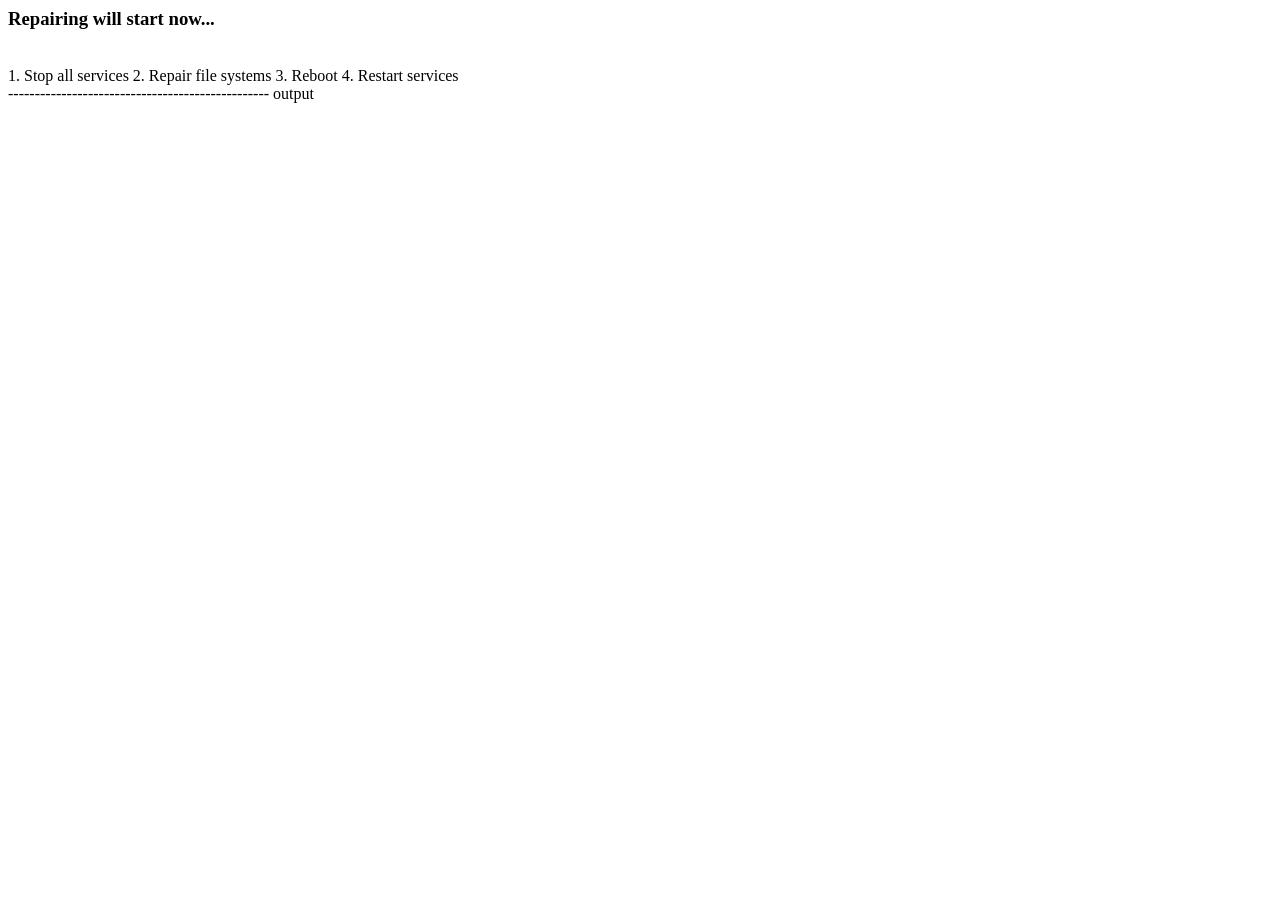
<file: conf-agent/html/repair.html>
<html>
    <h3>Repairing will start now...</h3>
    <br>
    1. Stop all services
    2. Repair file systems
    3. Reboot
    4. Restart services
    <br>
    ------------------------------------------------- output
    <br>
</file>
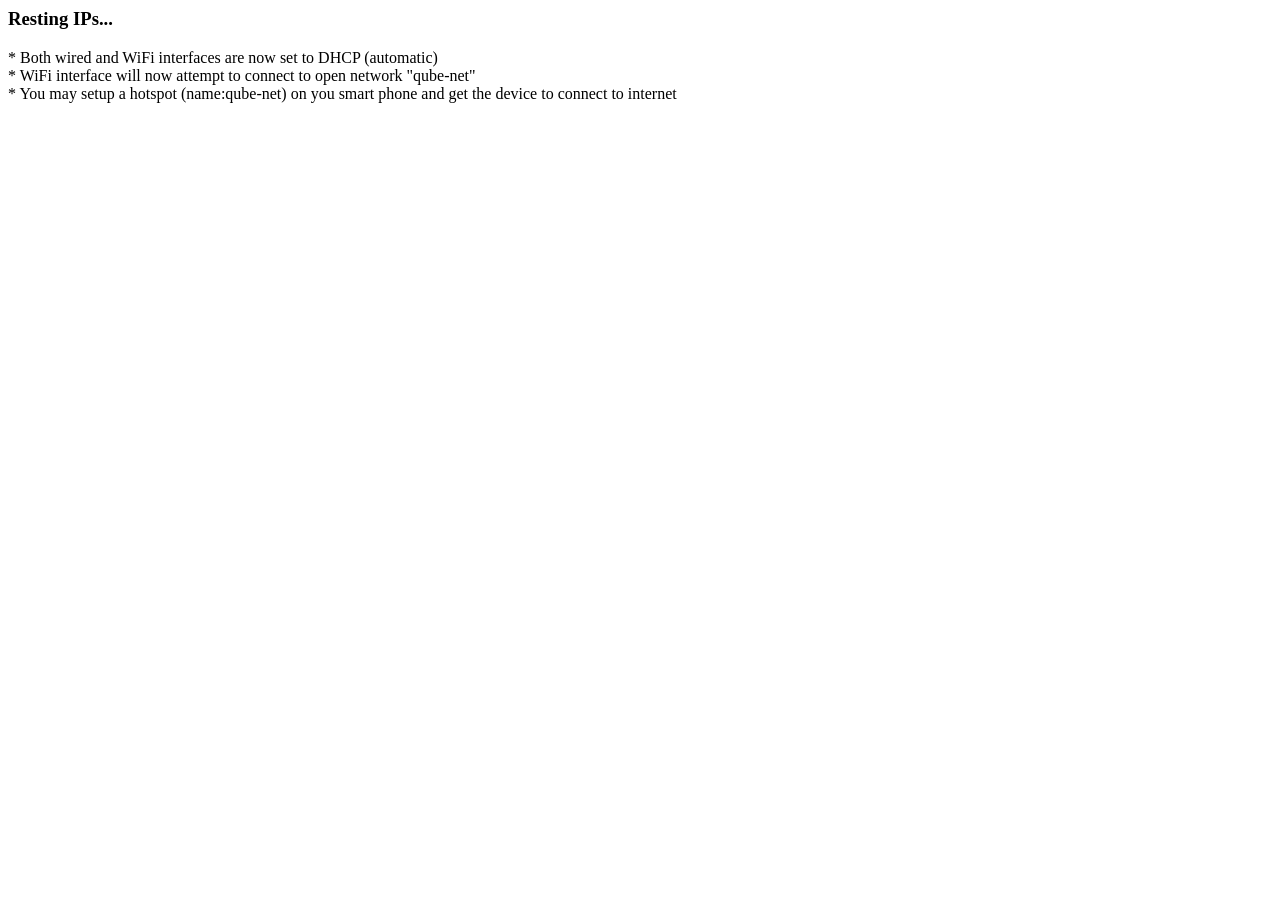
<file: conf-agent/html/reset-ips.html>
<html>
    <h3>Resting IPs...</h3>
    * Both wired and WiFi interfaces are now set to DHCP (automatic)<br>
    * WiFi interface will now attempt to connect to open network "qube-net" <br>
    * You may setup a hotspot (name:qube-net) on you smart phone and get the device to connect to internet<br>
</html>
</file>
